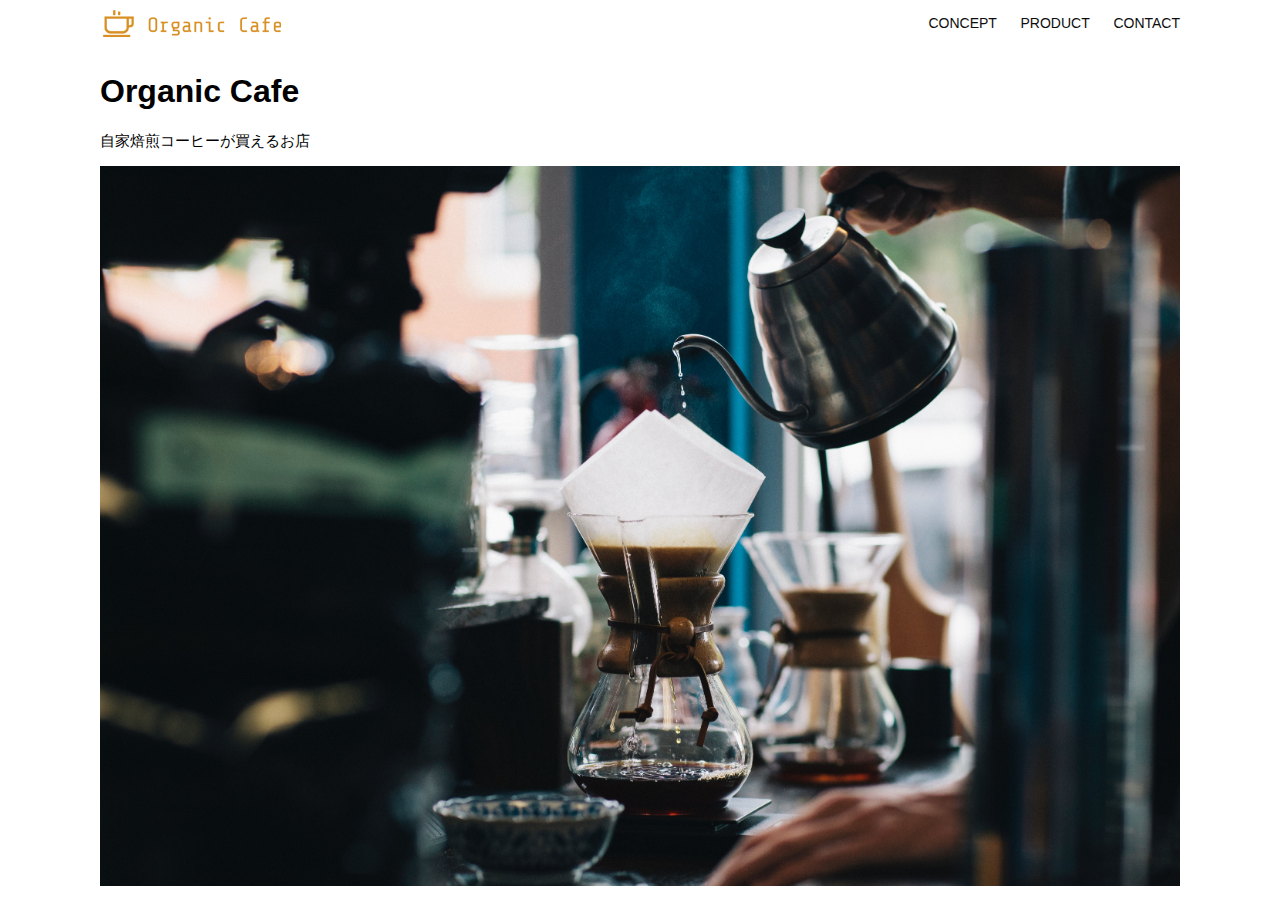
<file: kadai_013/index.html>
<!DOCTYPE html>
<html>
  <head>
    <title>Organic Cafe</title>
    <meta charset="UTF-8" />
    <meta
      name="description"
      content="自家焙煎のコーヒーがお家で楽しめるOrganic Cafe"
    />
    <meta name="viewport" content="width=device-width, initial-scale=1.0" />
    <link rel="stylesheet" href="style.css" />
  </head>
  <body>
    <!-- ヘッダー -->
    <header>
      <!-- ロゴ -->
      <a href="index.html" id="logo"
        ><img src="images/logo.png" alt="トップページに戻る"
      /></a>

      <!-- PC用ナビゲーション -->
      <nav id="nav-pc">
        <a href="index.html#concept">CONCEPT</a>
        <a href="index.html#product">PRODUCT</a>
        <a href="index.html#contact">CONTACT</a>
      </nav>

      <!-- スマホ用メニューボタン -->
      <img id="menu-sp" src="images/button-menu.png" alt="ナビゲーションを開く" onclick="document.getElementById('nav-sp').style.display = 'block'">

      <!-- スマホ用ナビゲーション -->
      <nav id="nav-sp">
        <img id="close" src="images/button-close.png" alt="ナビゲーションを閉じる" onclick="document.getElementById('nav-sp').style.display = 'none'">
        <a id="logo-sp" href="index.html" onclick="document.getElementById('nav-sp').style.display = 'none'"><img src="images/logo-sp.png" alt="トップページに戻る"></a>
        <a class="menu" href="index.html#concept" onclick="document.getElementById('nav-sp').style.display = 'none'">CONCEPT</a>
        <a class="menu" href="index.html#product" onclick="document.getElementById('nav-sp').style.display = 'none'">PRODUCT</a>
        <a class="menu" href="index.html#contact" onclick="document.getElementById('nav-sp').style.display = 'none'">CONTACT</a>
      </nav>
    </header>
    <main>
      <article>
        <!-- メインビジュアル -->
        <section id="main-visual">
          <div id="main-message">
            <h1>Organic Cafe</h1>
            <p>自家焙煎コーヒーが買えるお店</p>
          </div>
          <img
            src="images/main-image.jpg"
            alt="コーヒーをハンドドリップで淹れる画像"
          />
        </section>
      </article>
    </main>
  </body>
</html>
</file>
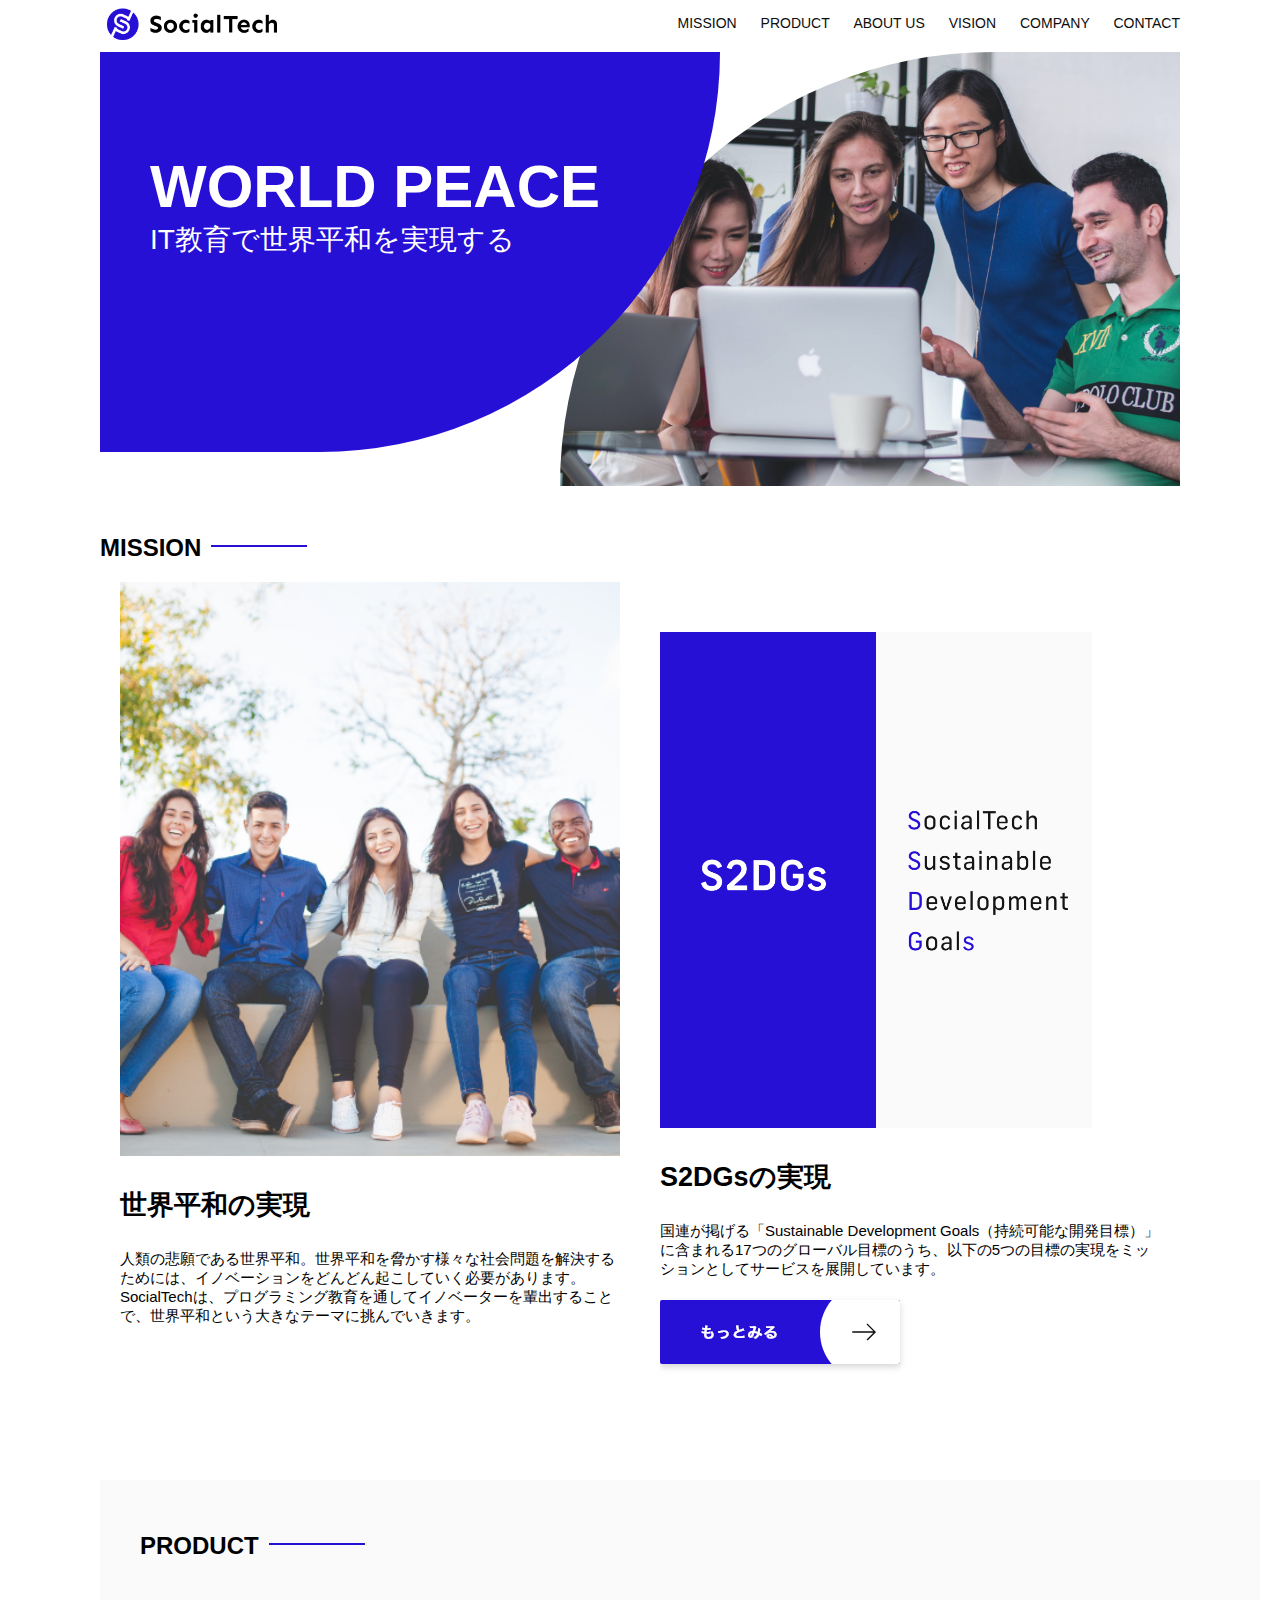
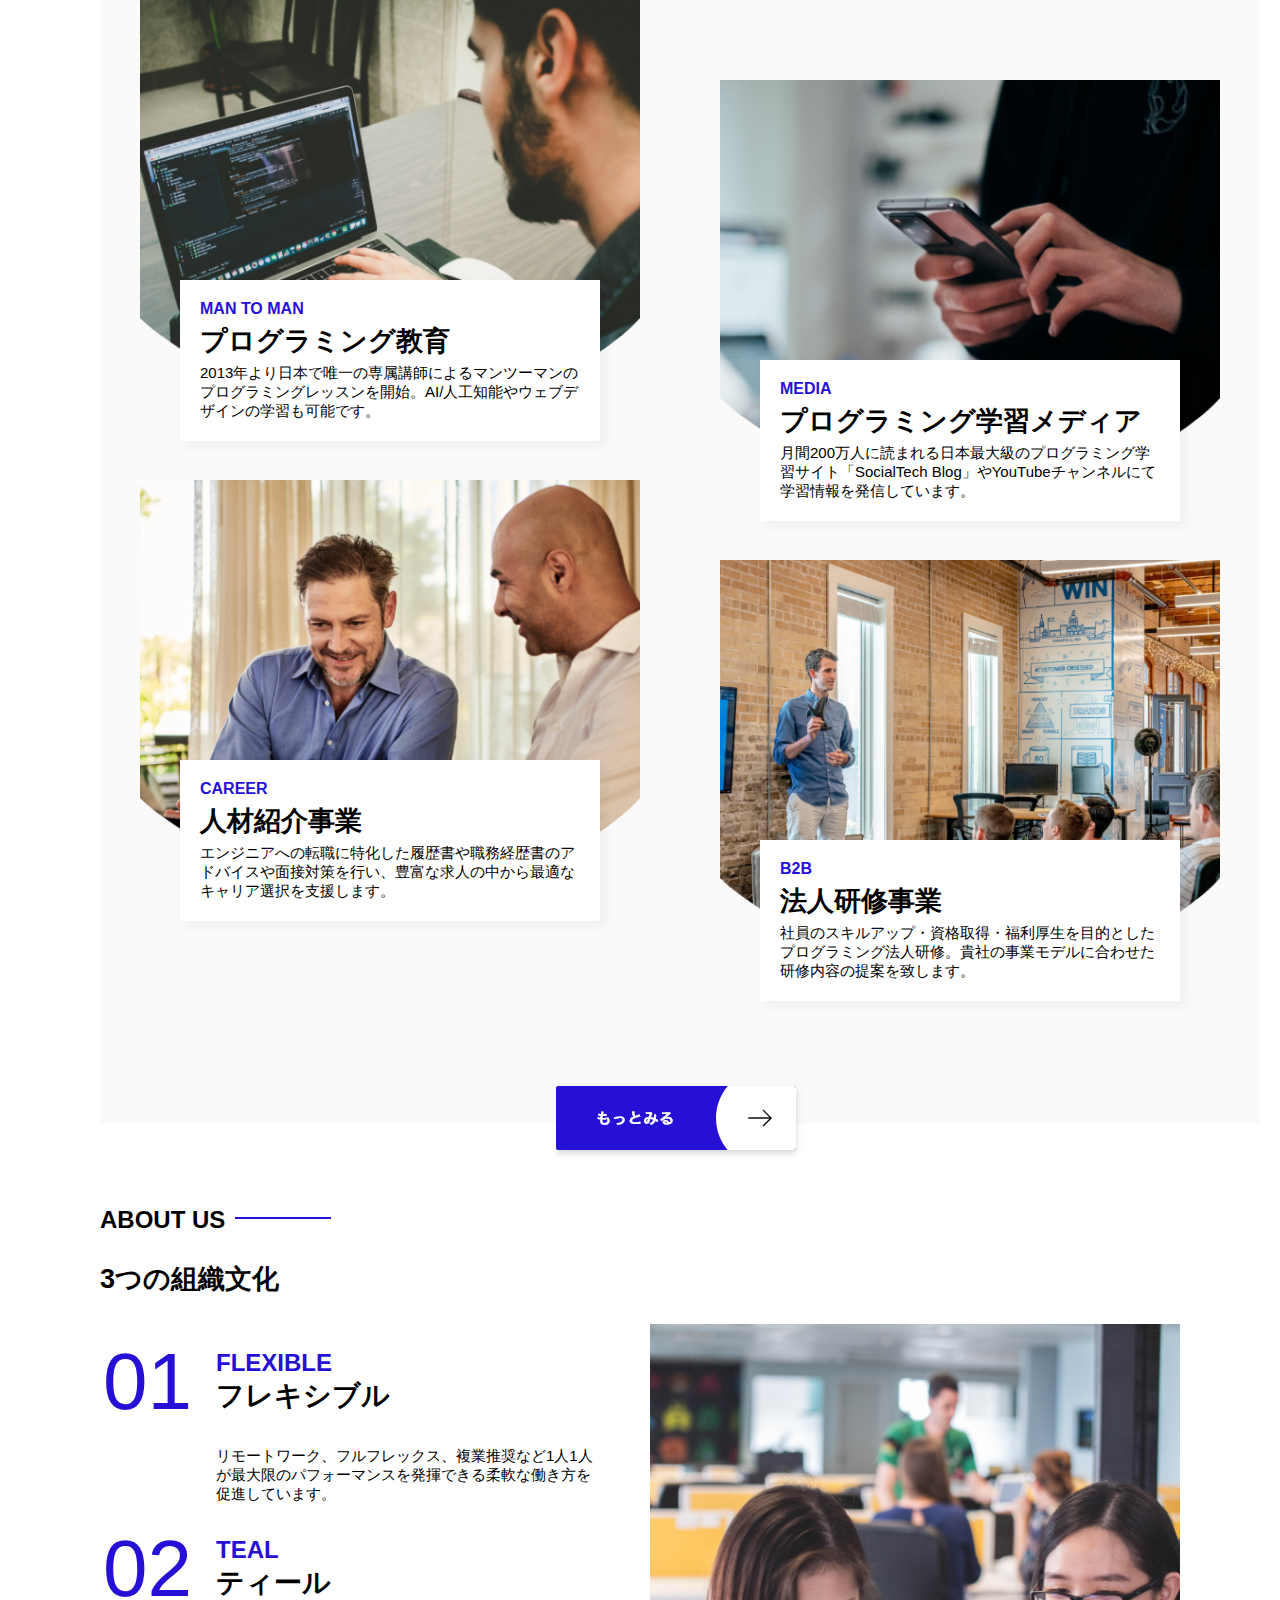
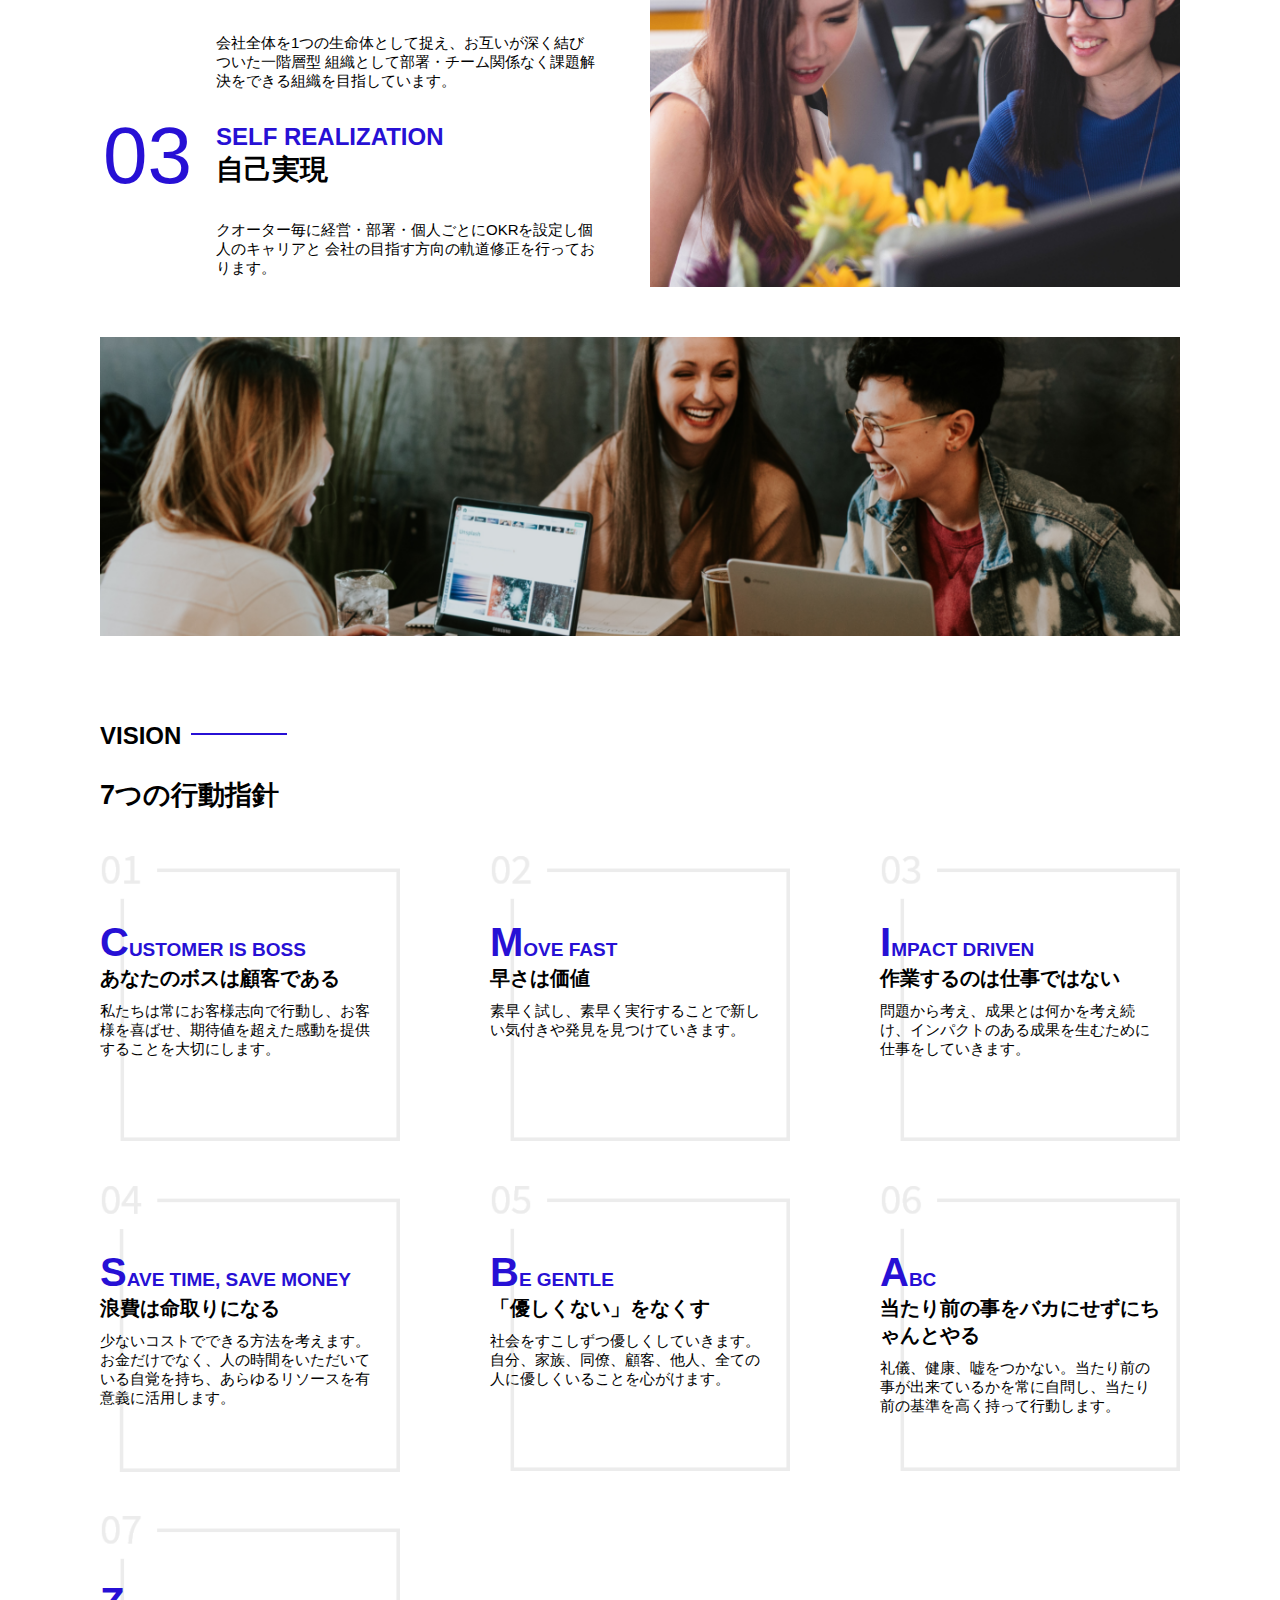
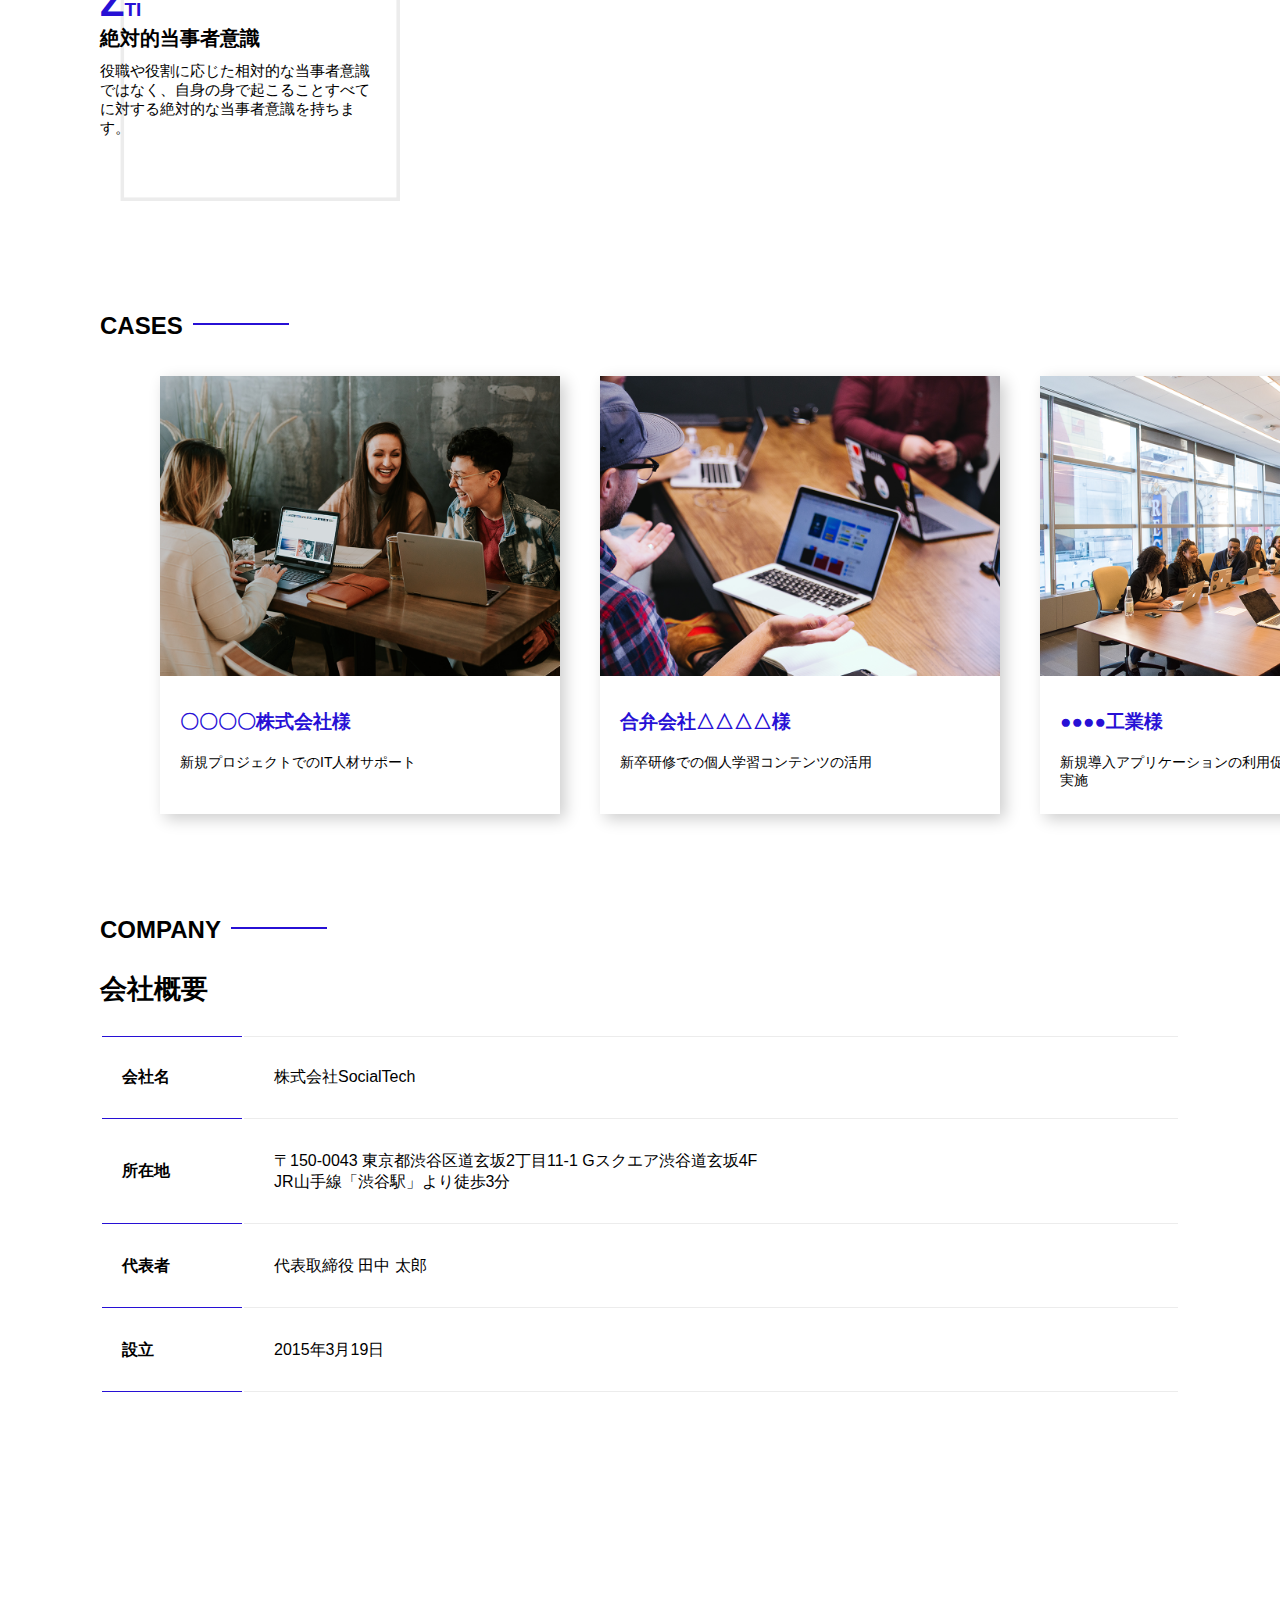
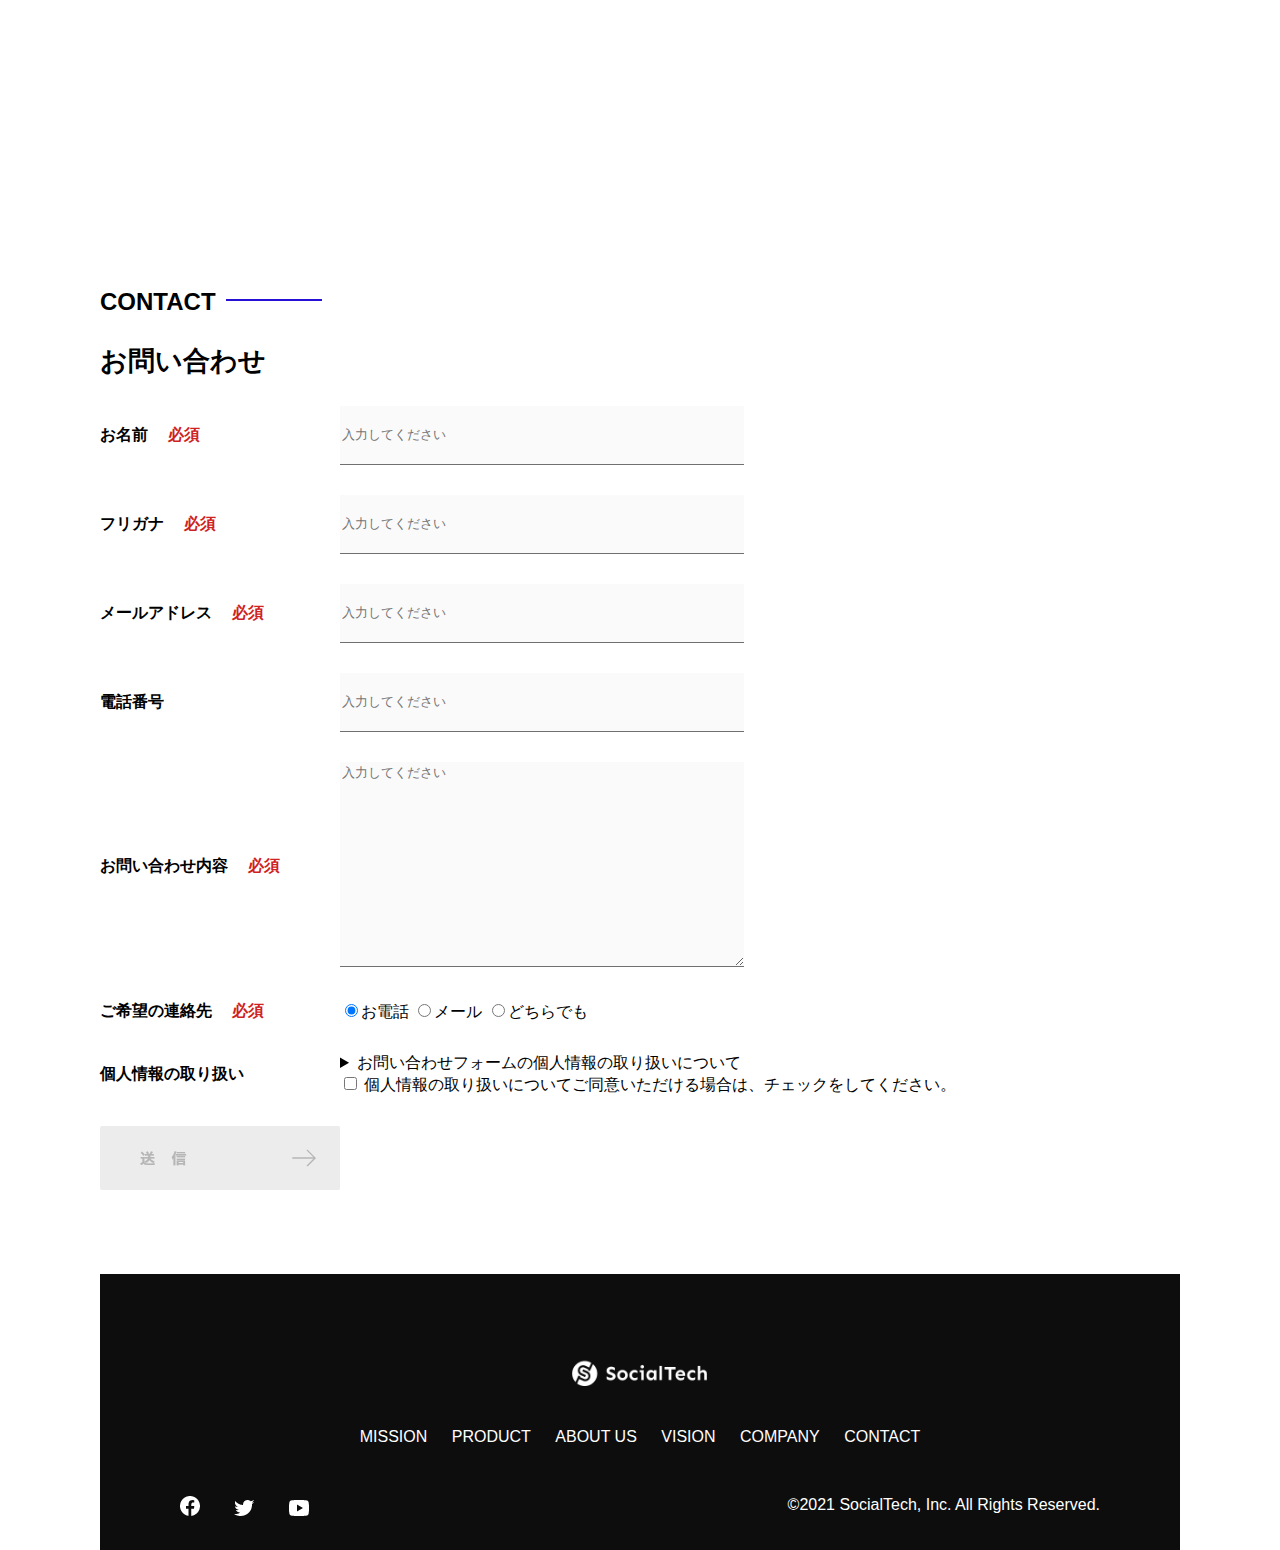
<file: socialtech-kadai_012/index.html>
<!DOCTYPE html>
<html>
  <head>
    <title>SocialTech</title>
    <meta charset="UTF-8" />
    <meta
      name="description"
      content="SocialTechはEdTech業界のリーディングカンパニーを目指します。"
    />
    <meta name="viewport" content="width=device-width, initial-scale=1.0" />
    <link rel="stylesheet" href="style.css" />
  </head>
  <body>
    <!-- ヘッダー -->
    <header>
      <!-- ロゴ -->
      <a href="index.html" id="logo"
        ><img src="images/logo.png" alt="トップページに戻る"
      /></a>

      <!-- PC用ナビゲーション -->
      <nav id="nav-pc">
        <a href="mission.html">MISSION</a>
        <a href="product.html">PRODUCT</a>
        <a href="index.html#aboutus">ABOUT US</a>
        <a href="index.html#vision">VISION</a>
        <a href="index.html#company">COMPANY</a>
        <a href="index.html#contact">CONTACT</a>
      </nav>
    </header>
    <main>
      <article>
        <!-- メインビジュアル -->
        <section id="main-visual">
          <div id="main-message">
            <h1>WORLD PEACE</h1>
            <p>IT教育で世界平和を実現する</p>
          </div>
          <img
            src="images/index/index-main.png"
            alt="PCの周りに集まる多国籍の仲間たち"
          />
        </section>
        <!--ミッション-->
        <section id="mission">
          <h2 class="index-h2">MISSION</h2>
          <div id="mission-flex">
            <div>
              <img
                id="mission-photo"
                src="images/index/index-mission.png"
                alt="屋外のベンチで写真を撮影する多国籍の仲間たち"
              />
              <h3>世界平和の実現</h3>
              <p>
                人類の悲願である世界平和。世界平和を脅かす様々な社会問題を解決するためには、イノベーションをどんどん起こしていく必要があります。SocialTechは、プログラミング教育を通してイノベーターを輩出することで、世界平和という大きなテーマに挑んでいきます。
              </p>
            </div>
            <div>
              <img id="s2dgs" src="images/index/s2dgs.png" alt="S2DGs" />
              <h3>S2DGsの実現</h3>
              <p>
                国連が掲げる「Sustainable Development
                Goals（持続可能な開発目標）」に含まれる17つのグローバル目標のうち、以下の5つの目標の実現をミッションとしてサービスを展開しています。
              </p>
              <a href="mission.html">
                <img src="images/button-more.png" alt="もっとみる" />
              </a>
            </div>
          </div>
        </section>
        <!-- プロダクト -->
        <section id="product">
          <h2 class="index-h2">PRODUCT</h2>
          <div>
            <div id="product-left">
              <div>
                <img
                  class="product-photo"
                  src="images/index/index-mantoman.png"
                  alt="PCでコードを書く男性"
                />
                <div class="product-explain">
                  <span>MAN TO MAN</span>
                  <h3>プログラミング教育</h3>
                  <p>
                    2013年より日本で唯一の専属講師によるマンツーマンのプログラミングレッスンを開始。AI/人工知能やウェブデザインの学習も可能です。
                  </p>
                </div>
              </div>
              <div>
                <img
                  class="product-photo"
                  src="images/index/index-career.png"
                  alt="笑顔で話し合う2人の男性"
                />
                <div class="product-explain">
                  <span>CAREER</span>
                  <h3>人材紹介事業</h3>
                  <p>
                    エンジニアへの転職に特化した履歴書や職務経歴書のアドバイスや面接対策を行い、豊富な求人の中から最適なキャリア選択を支援します。
                  </p>
                </div>
              </div>
            </div>
            <div id="product-right">
              <div>
                <img
                  class="product-photo"
                  src="images/index/index-media.png"
                  alt="スマートフォンを操作する人"
                />
                <div class="product-explain">
                  <span>MEDIA</span>
                  <h3>プログラミング学習メディア</h3>
                  <p>
                    月間200万人に読まれる日本最大級のプログラミング学習サイト「SocialTech
                    Blog」やYouTubeチャンネルにて学習情報を発信しています。
                  </p>
                </div>
              </div>
              <div>
                <img
                  class="product-photo"
                  src="images/index/index-b2b.png"
                  alt="講演中の男性とそれを聴く人々"
                />
                <div class="product-explain">
                  <span>B2B</span>
                  <h3>法人研修事業</h3>
                  <p>
                    社員のスキルアップ・資格取得・福利厚生を目的としたプログラミング法人研修。貴社の事業モデルに合わせた研修内容の提案を致します。
                  </p>
                </div>
              </div>
            </div>
          </div>
          <div>
            <a id="product-more" href="product.html">
              <img src="images/button-more.png" alt="もっとみる" />
            </a>
          </div>
        </section>
        <!---ABOUT US-->
        <section id="aboutus">
          <h2 class="index-h2">ABOUT US</h2>
          <h3>3つの組織文化</h3>
          <div>
            <table class="culture-table">
              <tr>
                <td>
                  <span class="culture-num">01</span>
                </td>
                <td>
                  <span class="culture-en">FLEXIBLE</span>
                  <span class="culture-jp">フレキシブル</span>
                </td>
              </tr>
              <tr>
                <td>
                  <!--空のセル-->
                </td>
                <td>
                  <p class="culture-description">
                    リモートワーク、フルフレックス、複業推奨など1人1人が最大限のパフォーマンスを発揮できる柔軟な働き方を促進しています。
                  </p>
                </td>
              </tr>
              <tr>
                <td>
                  <span class="culture-num">02</span>
                </td>
                <td>
                  <span class="culture-en">TEAL</span>
                  <span class="culture-jp">ティール</span>
                </td>
              </tr>
              <tr>
                <td>
                  <!--空のセル-->
                </td>
                <td>
                  <p class="culture-description">
                    会社全体を1つの生命体として捉え、お互いが深く結びついた一階層型
                    組織として部署・チーム関係なく課題解決をできる組織を目指しています。
                  </p>
                </td>
              </tr>
              <tr>
                <td>
                  <span class="culture-num">03</span>
                </td>
                <td>
                  <span class="culture-en">SELF REALIZATION</span>
                  <span class="culture-jp">自己実現</span>
                </td>
              </tr>
              <tr>
                <td>
                  <!--空のセル-->
                </td>
                <td>
                  <p class="culture-description">
                    クオーター毎に経営・部署・個人ごとにOKRを設定し個人のキャリアと
                    会社の目指す方向の軌道修正を行っております。
                  </p>
                </td>
              </tr>
            </table>
            <img
              class="culture-img"
              src="images/index/index-aboutus1.png"
              alt="笑顔で話し合う2人の女性"
            />
          </div>
          <img
            class="culture-img2"
            src="images/index/index-aboutus2.png"
            alt="笑顔で話し合う3人の男女"
          />
        </section>
        <!-- VISION -->
        <section id="vision">
          <h2 class="index-h2">VISION</h2>
          <h3>7つの行動指針</h3>
          <div>
            <div class="vision-box">
              <img src="images/index/vision-01.png" alt="01" />
              <span>
                <h4>CUSTOMER IS BOSS</h4>
                <h5>あなたのボスは顧客である</h5>
                <p>
                  私たちは常にお客様志向で行動し、お客様を喜ばせ、期待値を超えた感動を提供することを大切にします。
                </p>
              </span>
            </div>
            <div class="vision-box">
              <img src="images/index/vision-02.png" alt="02" />
              <span>
                <h4>MOVE FAST</h4>
                <h5>早さは価値</h5>
                <p>
                  素早く試し、素早く実行することで新しい気付きや発見を見つけていきます。
                </p>
              </span>
            </div>
            <div class="vision-box">
              <img src="images/index/vision-03.png" alt="03" />
              <span>
                <h4>IMPACT DRIVEN</h4>
                <h5>作業するのは仕事ではない</h5>
                <p>
                  問題から考え、成果とは何かを考え続け、インパクトのある成果を生むために仕事をしていきます。
                </p>
              </span>
            </div>
            <div class="vision-box">
              <img src="images/index/vision-04.png" alt="04" />
              <span>
                <h4>SAVE TIME, SAVE MONEY</h4>
                <h5>浪費は命取りになる</h5>
                <p>
                  少ないコストでできる方法を考えます。お金だけでなく、人の時間をいただいている自覚を持ち、あらゆるリソースを有意義に活用します。
                </p>
              </span>
            </div>
            <div class="vision-box">
              <img src="images/index/vision-05.png" alt="05" />
              <span>
                <h4>BE GENTLE</h4>
                <h5>「優しくない」をなくす</h5>
                <p>
                  社会をすこしずつ優しくしていきます。自分、家族、同僚、顧客、他人、全ての人に優しくいることを心がけます。
                </p>
              </span>
            </div>
            <div class="vision-box">
              <img src="images/index/vision-06.png" alt="06" />
              <span>
                <h4>ABC</h4>
                <h5>当たり前の事をバカにせずにちゃんとやる</h5>
                <p>
                  礼儀、健康、嘘をつかない。当たり前の事が出来ているかを常に自問し、当たり前の基準を高く持って行動します。
                </p>
              </span>
            </div>
            <div class="vision-box">
              <img src="images/index/vision-07.png" alt="07" />
              <span>
                <h4>ZTI</h4>
                <h5>絶対的当事者意識</h5>
                <p>
                  役職や役割に応じた相対的な当事者意識ではなく、自身の身で起こることすべてに対する絶対的な当事者意識を持ちます。
                </p>
              </span>
            </div>
          </div>
        </section>
        <!-- CASES -->
        <section id="cases">
          <h2 class="index-h2">CASES</h2>
          <ul>
            <li class="case-card">
              <img class="case-img" src="images/index/case-1.png" alt="仲良く語り合う3人">
              <div class="case-info">
                <h3 class="case-name">〇〇〇〇株式会社様</h3>
                <p class="case-content">新規プロジェクトでのIT人材サポート</p>
              </div>
            </li>
            <li class="case-card">
              <img class="case-img" src="images/index/case-2.png" alt="PCでコンテンツを見る">
              <div class="case-info">
                <h3 class="case-name">合弁会社△△△△様</h3>
                <p class="case-content">新卒研修での個人学習コンテンツの活用</p>
              </div>
            </li>
            <li class="case-card">
              <img class="case-img" src="images/index/case-3.png" alt="社内研修中の会議室">
              <div class="case-info">
                <h3 class="case-name">●●●●工業様</h3>
                <p class="case-content">新規導入アプリケーションの利用促進、定期社内研修の実施</p>
              </div>
            </li>
          </ul>
        </section>
        <!-- COMPANY -->
        <section id="company">
          <h2 class="index-h2">COMPANY</h2>
          <h3>会社概要</h3>
          <table id="company-table">
            <tr>
              <th class="tableheader-first">会社名</th>
              <td class="cell-first">株式会社SocialTech</td>
            </tr>
            <tr>
              <th class="tableheader">所在地</th>
              <td class="cell">
                〒150-0043 東京都渋谷区道玄坂2丁目11-1 Gスクエア渋谷道玄坂4F<br />JR山手線「渋谷駅」より徒歩3分
              </td>
            </tr>
            <tr>
              <th class="tableheader">代表者</th>
              <td class="cell">代表取締役 田中 太郎</td>
            </tr>
            <tr>
              <th class="tableheader">設立</th>
              <td class="cell">2015年3月19日</td>
            </tr>
          </table>
          <iframe
            src="https://www.google.com/maps/embed?pb=!1m18!1m12!1m3!1d3241.7759544892483!2d139.69399665123464!3d35.65789123876098!2m3!1f0!2f0!3f0!3m2!1i1024!2i768!4f13.1!3m3!1m2!1s0x60188caa0042e8d1%3A0xba130bea826a7aa2!2z44CSMTUwLTAwNDMg5p2x5Lqs6YO95riL6LC35Yy66YGT546E5Z2C77yS5LiB55uu77yR77yR4oiS77yR!5e0!3m2!1sja!2sjp!4v1636872991912!5m2!1sja!2sjp"
            style="border: 0"
            allowfullscreen=""
            loading="lazy"
          >
          </iframe>
        </section>
        <!-- お問い合わせフォーム -->
        <section id="contact">
          <h2 class="index-h2">CONTACT</h2>
          <h3>お問い合わせ</h3>
          <form>
            <div>
              <div class="contact-heading">
                <label class="contact-label"
                  >お名前<span class="contact-span">必須</span></label
                >
              </div>
              <div class="contact-form">
                <input
                  type="text"
                  name="name"
                  placeholder="入力してください"
                  class="contact-textbox"
                />
              </div>
            </div>
            <div>
              <div class="contact-heading">
                <label class="contact-label"
                  >フリガナ<span class="contact-span">必須</span></label
                >
              </div>
              <div>
                <input
                  type="text"
                  name="hurigana"
                  placeholder="入力してください"
                  class="contact-textbox"
                />
              </div>
            </div>
            <div>
              <div class="contact-heading">
                <label class="contact-label"
                  >メールアドレス<span class="contact-span">必須</span></label
                >
              </div>
              <div>
                <input
                  type="text"
                  name="email"
                  placeholder="入力してください"
                  class="contact-textbox"
                />
              </div>
            </div>
            <div>
              <div class="contact-heading">
                <label class="contact-label">電話番号</label>
              </div>
              <div>
                <input
                  type="text"
                  name="tel"
                  placeholder="入力してください"
                  class="contact-textbox"
                />
              </div>
            </div>
            <div>
              <div class="contact-heading">
                <label class="contact-label"
                  >お問い合わせ内容<span class="contact-span">必須</span></label
                >
              </div>
              <div>
                <textarea
                  class="contact-textarea"
                  placeholder="入力してください"
                  name="message"
                ></textarea>
              </div>
            </div>
            <div>
              <div class="contact-heading">
                <label class="contact-label"
                  >ご希望の連絡先<span class="contact-span">必須</span></label
                >
              </div>
              <div>
                <input
                  class="radiobutton"
                  type="radio"
                  value="tel"
                  name="contact"
                  checked
                /><label>お電話</label>
                <input
                  class="radiobutton"
                  type="radio"
                  value="mail"
                  name="contact"
                /><label>メール</label>
                <input
                  class="radiobutton"
                  type="radio"
                  value="both"
                  name="contact"
                /><label>どちらでも</label>
              </div>
            </div>
            <div>
              <div class="contact-heading">
                <label class="contact-label">個人情報の取り扱い</label>
              </div>
              <div>
                <details>
                  <summary>
                    お問い合わせフォームの個人情報の取り扱いについて
                  </summary>
                  <div>
                    <span>１．組織の名称又は氏名</span><br />
                    株式会社SocialTech<br /><br />
                    <span
                      >２．個人情報保護管理者（若しくはその代理人）の氏名又は職名、所属及び連絡先
                      鈴木 一郎 コーポレート部</span
                    ><br />
                    メールアドレス：support@socialtech.net<br />
                    TEL：03-xxxx-xxxx<br />
                    <span>３．個人情報の利用目的</span><br />
                    ・本サービス及び本サービスに関連する情報の提供又はそれらに関する連絡のため<br />
                    ・ユーザーの本人確認のため<br />
                    ・当社サービスのご案内のため<br />
                    ・当社の商品等の広告または宣伝（電子メールによるものを含むものとします。）<br /><br />
                    <span>４．個人情報の取り扱い業務の委託</span><br />
                    個人情報の取扱業務の全部または一部を外部に業務委託する場合があります。<br />
                    その際、弊社は、個人情報を適切に保護できる管理体制を敷き実行していることを条件として<br />
                    委託先を厳選したうえで、機密保持契約を委託先と締結し、お客様の個人情報を厳密に管理させます。<br /><br />
                    <span>５．個人情報の開示等の請求</span><br />
                    お客様は、弊社に対してご自身の個人情報の開示等（利用目的の通知、開示、内容の訂正・追加・削除、利用の停止または消去、第三者への提供の停止）に関して、当社問合わせ窓口に申し出ることができます。<br />
                    その際、弊社はお客様ご本人を確認させていただいたうえで、合理的な期間内に対応いたします。<br /><br />
                    なお、個人情報に関する弊社問合わせ先は、次の通りです。<br /><br />
                    株式会社SocialTech　個人情報問合せ窓口<br />
                    〒150-0043　東京都渋谷区道玄坂2丁目11-1 Ｇスクエア渋谷道玄坂
                    4F<br />
                    メールアドレス：support@socialtech.net　TEL：03-xxxx-xxxx<br /><br />
                    <span>６．個人情報を提供されることの任意性について</span
                    ><br /><br />
                    お客様がご自身の個人情報を弊社に提供されるか否かは、お客様のご判断によりますが、もしご提供されない場合には、適切なサービスが提供できない場合がありますので予めご了承ください。
                  </div>
                </details>
                <input type="checkbox" name="agree" />
                <span
                  >個人情報の取り扱いについてご同意いただける場合は、チェックをしてください。</span
                >
              </div>
            </div>
            <input
              type="image"
              value="Submit"
              src="images/button-submit.png"
              alt="送信する"
            />
          </form>
        </section>
      </article>
      <footer>
        <div id="footer-logo">
          <img src="images/logo-sp.png" alt="SocialTech" />
        </div>
        <div id="footer-link">
          <a href="mission.html">MISSION</a>
          <a href="product.html">PRODUCT</a>
          <a href="index.html#aboutus">ABOUT US</a>
          <a href="index.html#vision">VISION</a>
          <a href="index.html#company">COMPANY</a>
          <a href="index.html#contact">CONTACT</a>
        </div>
        <div id="sns-footer">
          <a href="https://www.facebook.com/sejuku2013"
            ><img src="images/button-facebook.png" alt="Facebookのリンク"
          /></a>
          <a href="https://twitter.com/samuraijuku"
            ><img src="images/button-twitter.png" alt="Twitterのリンク"
          /></a>
          <a href="https://www.youtube.com/channel/UCCFOQO5aDK0xXam4cUQXT8g"
            ><img src="images/button-youtube.png" alt="YouTubeのリンク"
          /></a>
          <span id="copyright"
            >&copy;2021 SocialTech, Inc. All Rights Reserved.
          </span>
        </div>
      </footer>
    </main>
  </body>
</html>
</file>
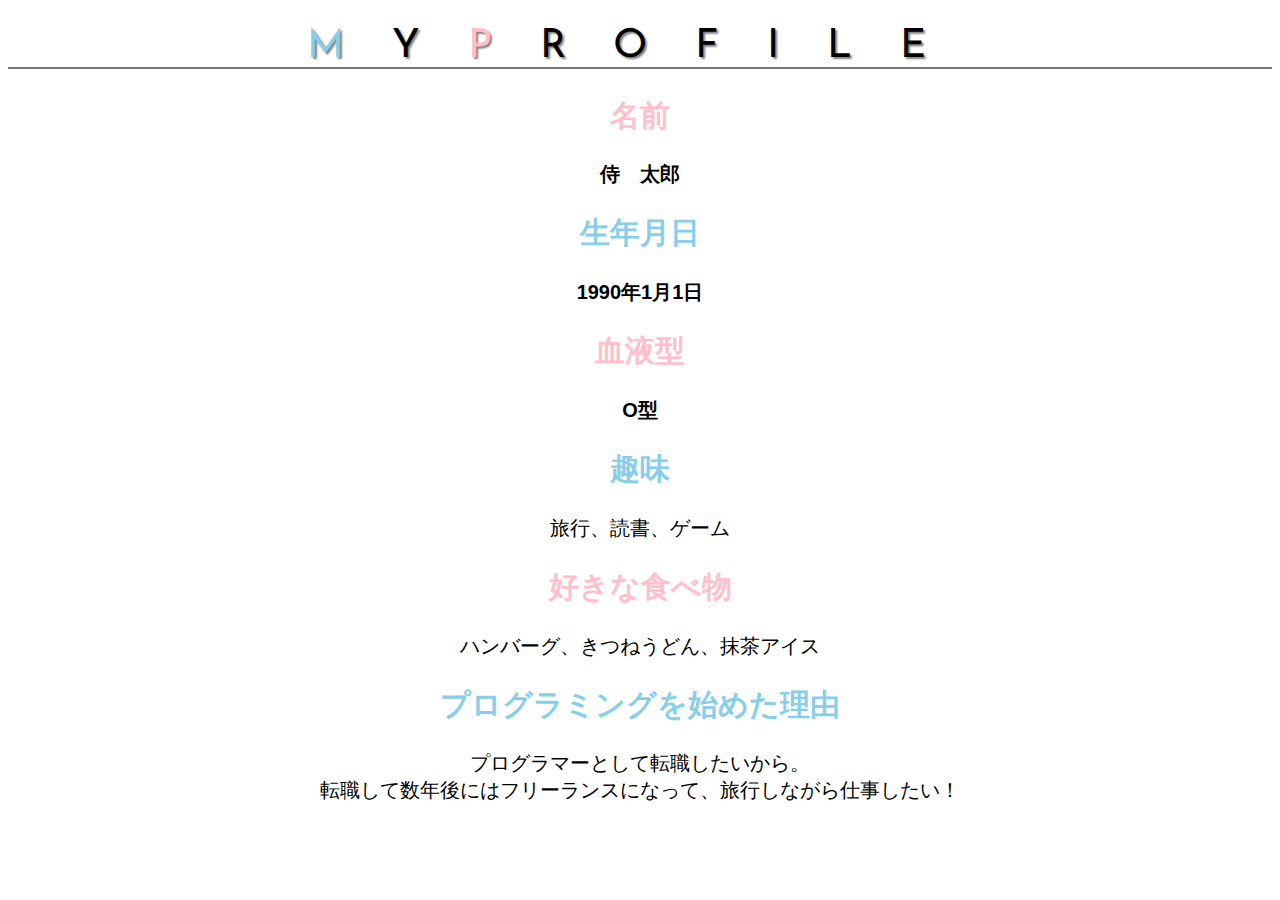
<file: kadai_014/kadai_014.html>
<!DOCTYPE html>
<html lang="ja">
  <head>
    <meta charset="UTF-8">
    <meta name="description" content="このページは14章の課題です。">
    <title14章課題></title>
    <link rel="stylesheet" href="style.css">
    <!-- ここでGoogle Fontを読み込む -->
    <link rel="preconnect" href="https://fonts.googleapis.com">
    <link rel="preconnect" href="https://fonts.gstatic.com" crossorigin>
    <link href="https://fonts.googleapis.com/css2?family=Josefin+Sans&display=swap" rel="stylesheet">
  <body>
    <h1>
      <span class="skybluetext">M</span>Y<span class="pinktext">P</span>ROFILE</h1>
    <div id="basic">
      <h2>
        <span class="pinktext">
          名前
        </span>
      </h2>
      <p>侍　太郎</p>
      <h2>
        <span class="skybluetext">
          生年月日
        </span>
      </h2>
      <p>1990年1月1日</p>
      <h2>
        <span class="pinktext">
          血液型
        </span>
      </h2>
      <p>O型</p>
    </div>
    <h2>
      <span class="skybluetext">
        趣味
      </span>
    </h2>
    <p>旅行、読書、ゲーム</p>
    <h2>
      <span class="pinktext">
        好きな食べ物
      </span>
    </h2>
    <p>ハンバーグ、きつねうどん、抹茶アイス</p>
    <h2>
      <span class="skybluetext">
        プログラミングを始めた理由
      </span>
    </h2>
    <p>
        プログラマーとして転職したいから。<br>
        転職して数年後にはフリーランスになって、旅行しながら仕事したい！
    </p>
  </body>
</html>
</file>
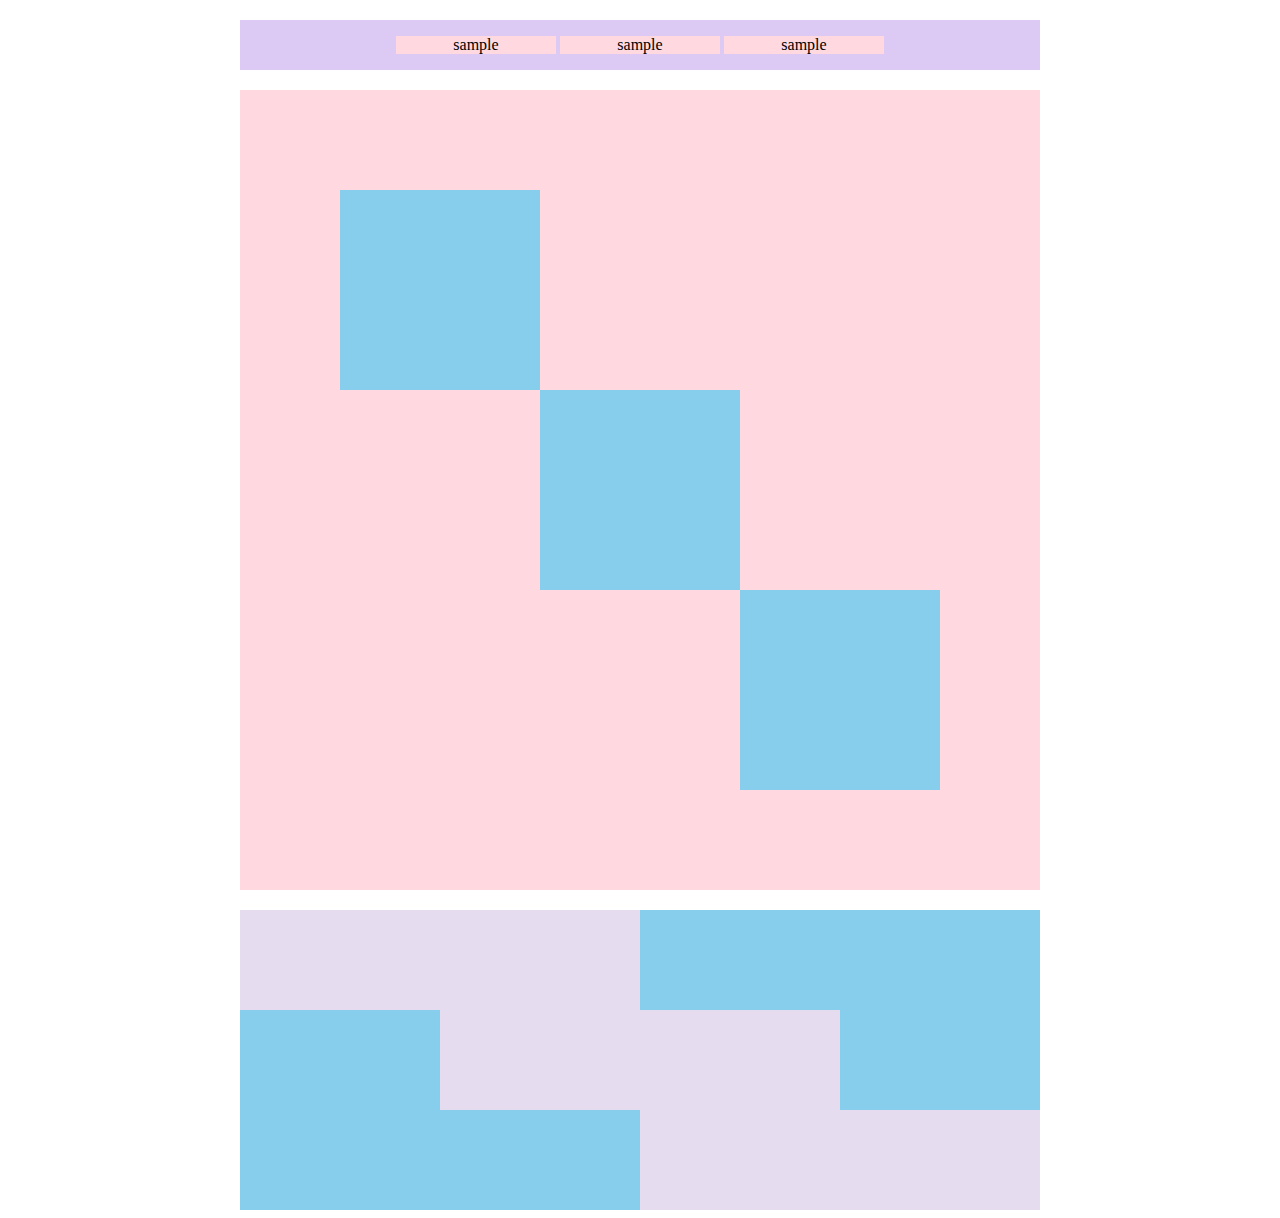
<file: kadai_018/kadai_018.html>
<!DOCTYPE html>
<html lang="ja">
<head>
  <meta charset="UTF-8">
  <meta name="viewport" content="width=device-width, initial-scale=1.0">
  <meta name="description" content="このページは18章の課題です。">
  <link rel="stylesheet" href="style.css">
  <title>18章課題</title>
</head>
<body>
  <div id="top">
    <p class="top-child">sample</p>
    <p class="top-child">sample</p>
    <p class="top-child">sample</p>
  </div>
  <div id="middle">
    <div id="middle-child01"></div>
    <div id="middle-child02"></div>
    <div id="middle-child03"></div>
  </div>
  <div id="bottom">
    <div id="bottom-child01"></div>
    <div id="bottom-child02"></div>
    <div id="bottom-child03"></div>
  </div>
</body>
</html>
</file>
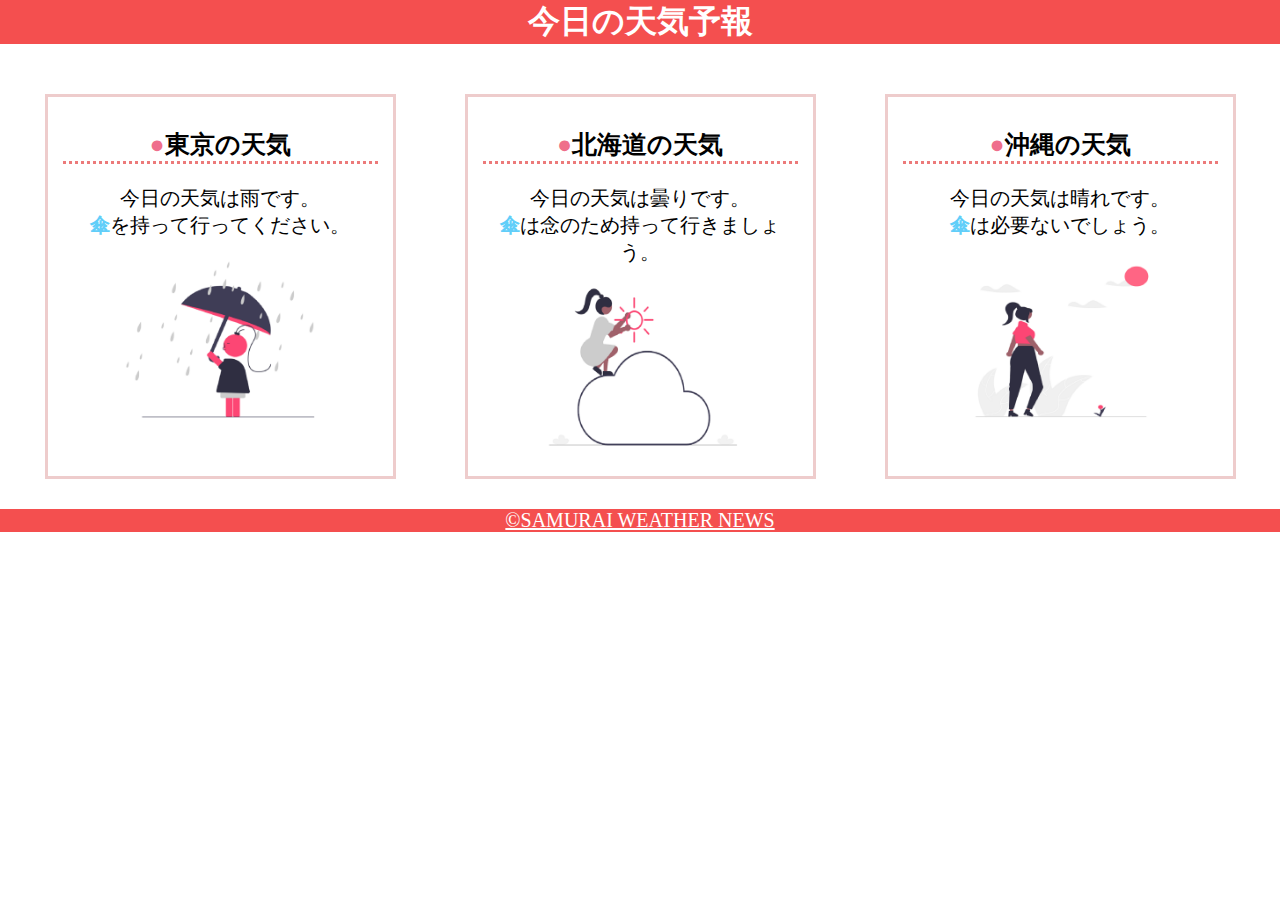
<file: kadai_022/kadai_022.html>
<!DOCTYPE html>
<html lang="ja">
<head>
  <meta charset="UTF-8">
  <meta name="description" content="このページは22章の課題です。">
  <link rel="stylesheet" href="style.css">
  <meta name="viewport" content="width=device-width,initial-scale=0">
  <title>22章課題</title>
</head>
<body>
  <header>
    <h1>今日の天気予報</h1>
  </header>
  <main>
    <div id="parent">
      <div class="contents">
        <h2>東京の天気</h2>
        <p>今日の天気は雨です。</p>
        <p>傘を持って行ってください。</p>
        <img src="images/rainy.png" alt="写真">
      </div>
      <div class="contents">
        <h2>北海道の天気</h2>
        <p>今日の天気は曇りです。</p>
        <p>傘は念のため持って行きましょう。</p>
        <img src="images/cloudy.png" alt="写真">
      </div>
      <div class="contents">
        <h2>沖縄の天気</h2>
        <p>今日の天気は晴れです。</p>
        <p>傘は必要ないでしょう。</p>
        <img src="images/sunny.png" alt="写真">
      </div>
    </div>
  </main>
  <footer>
    <a href="https://www.sejuku.net/corp/">&copy;SAMURAI WEATHER NEWS</a>
  </footer>
</body>
</html>
</file>
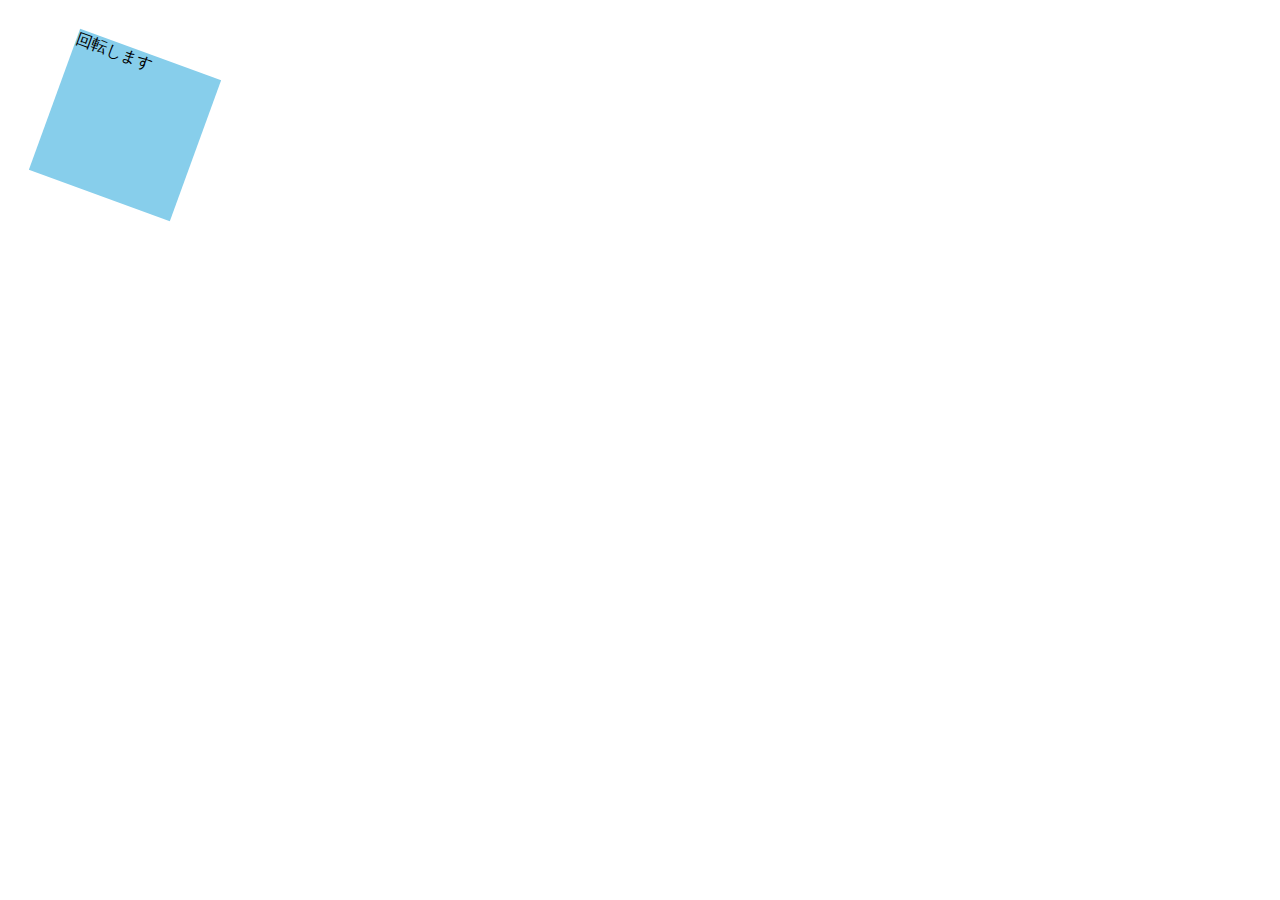
<file: kadai_mdn_css/mdn.html>
<!DOCTYPE html>
<html>

<head>
    <style>
        div {
            position: absolute;
            left: 50px;
            top: 50px;
            width: 150px;
            height: 150px;
            background-color: skyblue;
            transform:rotate(20deg);
        }
    </style>
</head>

<body>
    <div>
        回転します
    </div>

</body>

</html>
</file>
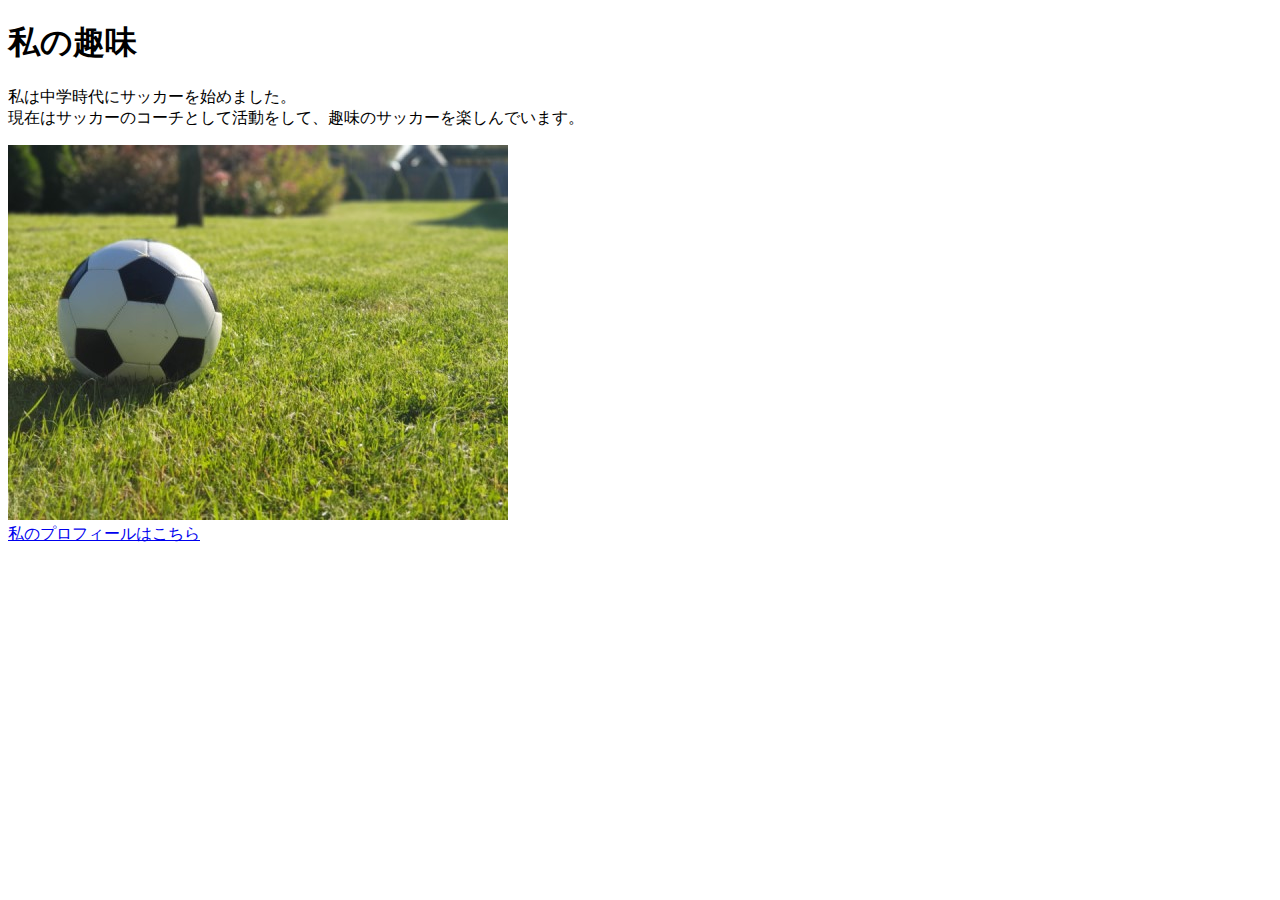
<file: kadai_005/html/kadai_005.html>
<!DOCTYPE html>
<html>
  <head>
    <title>5章課題</title>
    <meta name="description" content="このページは5章の課題です。">
    <meta charset="UTF-8">
  </head>
  <body>
    <h1>私の趣味</h1>

    <p>
    私は中学時代にサッカーを始めました。<br>
    現在はサッカーのコーチとして活動をして、趣味のサッカーを楽しんでいます。
    </p>
    <img src="../images/sample.jpg" alt="写真"><br>
    <a href="https://twitter.com/samuraijuku">私のプロフィールはこちら</a>
  </body>
</html>
</file>
<file: kadai_013/style.css>
/* PC、スマホ共通スタイル */
body {
  font-family: "Source Sans Pro", "Hiragino Kaku Gothic ProN", Meiryo, Arial,
    sans-serif;
}

p {
  font-size: 15px;
}

#main-visual>img {
  width: 100%;
}

/*================
PC用のスタイル 
=================*/
@media screen and (min-width: 768px) {
  /* 横幅設定 */
  body {
    max-width: 1080px;
    min-width: 960px;
    margin: 0 auto 0 auto;
  }

  /* ヘッダー */
  header {
    display: flex;
    justify-content: space-between;
  }

  /* ナビゲーションのレイアウト */
  #nav-pc {
    text-align: right;
    font-size: 14px;
    padding-top: 15px;
  }

  /* ナビゲーションのリンクの装飾設定 */
  #nav-pc>a {
    text-decoration: none;
    margin-left: 20px;
  }

  #nav-pc>a:link {
    color: #0d0d0d;
  }

  #nav-pc>a:visited {
    color: #0d0d0d;
  }

  #nav-pc>a:hover {
    color: #0d0d0d;
    text-decoration: underline;
  }

  #nav-pc>a:active {
    color: #0d0d0d;
  }

  #menu-sp{
    display:none;
  }

  #nav-sp{
    display:none;
  }
}


/*======================
スマートフォン用のスタイル 
======================*/
@media screen and (max-width:767px){
  body{
    min-width:375px;
    margin:0;
  }

  #nav-pc{
    display:none;
  }

  #menu-sp{
    float:right;
    padding:0;
  }

  #nav-sp{
    background-color: #ce933e;
    position:absolute;
    left:0;
    top:0;
    height:100%;
    width:100%;
    display:none;
    z-index:100;
  }

  #close{
    position:absolute;
    top:20px;
    right:20px;
  }

  #logo-sp{
    margin:80px 0 30px 20px;
  }

  #nav-sp > a{
    display:block;
  }

  #nav-sp > a:link{
    color:#ffffff;
  }

  #nav-sp > a:visited{
    color:#ffffff;
  }

  #nav-sp > a:hover{
    color:#ffffff;
    text-decoration:underline;
  }

  #nav-sp > a:active{
    color:#ffffff;
  }

  #nav-sp > .menu{
    text-decoration:none;
    display:block;
    margin:0 20px;
    height:44px;
    font-size:16px;
    background-image:url("images/arrow.png");
    background-repeat:no-repeat;
    background-position:right top;
  }
}
</file>
<file: socialtech-kadai_012/style.css>
/* PC、スマホ共通スタイル */
body {
  font-family: "Source Sans Pro", "Hiragino Kaku Gothic ProN", Meiryo, Arial,
    sans-serif;
}

p {
  font-size: 15px;
}

/*================
PC用のスタイル 
=================*/
/* 横幅設定 */
body {
  max-width: 1080px;
  min-width: 960px;
  margin: 0 auto 0 auto;
}

/* ヘッダー */
header {
  display: flex;
  justify-content: space-between;
}

/* ナビゲーションのレイアウト */
#nav-pc {
  text-align: right;
  font-size: 14px;
  padding-top: 15px;
}

/* ナビゲーションのリンクの装飾設定 */
#nav-pc>a {
  text-decoration: none;
  margin-left: 20px;
}

#nav-pc>a:link {
  color: #0d0d0d;
}

#nav-pc>a:visited {
  color: #0d0d0d;
}

#nav-pc>a:hover {
  color: #0d0d0d;
  text-decoration: underline;
}

#nav-pc>a:active {
  color: #0d0d0d;
}

/* メインビジュアル*/
#main-visual {
  position: relative;
  height: 400px;
}

#main-message {
  position: absolute;
  top: 0;
  left: 0;
  background-color: #2710d5;
  color: #ffffff;
  border-radius: 0 0 476px 0;
  max-width: 620px;
  height: 100%;
  width: 100%;
  z-index: 11;
}

#main-message>h1 {
  font-size: 60px;
  font-weight: bold;
  margin: 100px 0 0 50px;
}

#main-message>p {
  font-size: 28px;
  margin: 0 0 0 50px;
}

#main-visual>img {
  max-width: 620px;
  border-radius: 476px 0 0 0;
  position: absolute;
  top: 0;
  right: 0;
  z-index: 10;
}

/* 見出し */
h2 {
  margin: 40px 0 0 0;
}

h2::after {
  content: url("images/line.png");
  margin-left: 10px;
}

h3 {
  font-size: 27px;
}

/* ミッション */
#mission {
  margin: 80px auto 80px auto;
  width: 100%;
}

#mission-flex {
  width: 100%;
  display: flex;
}

#mission-flex>div {
  width: 50%;
  margin: 20px;
}

#mission-photo {
  width: 100%;
}

#s2dgs {
  margin-top: 50px;
}

/* プロダクト */
#product {
  background-color: #fafafa;
  width: 100%;
  margin: 80px 0 80px 0;
  padding: 10px 40px 0px 40px;
}

/* 外枠 */
#product>div {
  margin-top: 40px;
  display: flex;
}

/* 左のカラム */
#product-left {
  width: 50%;
  margin-right: 20px;
}

/* 右のカラム */
#product-right {
  width: 50%;
  margin-left: 20px;
  margin-top: 80px;
}

/* 画像＋説明の枠 */
#product-left>div {
  position: relative;
  height: 480px;
  margin-right: 20px;
}

#product-right>div {
  position: relative;
  height: 480px;
  margin-left: 20px;
}

/* 画像 */
.product-photo {
  width: 100%;
}

/* 説明文の枠 */
.product-explain {
  background-color: #ffffff;
  position: absolute;
  left: 0;
  top: 280px;
  margin: 0 40px 0 40px;
  padding: 20px;
  box-shadow: 5px 5px 10px rgba(0, 0, 0, 0.05);
}

/* 説明文の英語 */
.product-explain>span {
  color: #2710d5;
  font-weight: bold;
  font-size: 16px;
  margin: 0;
}

/* 説明文の見出し */
.product-explain>h3 {
  margin: 5px 0 5px 0;
}

/* 説明文 */
.product-explain>p {
  margin: 0;
}

/* 「もっとみる」ボタン */
#product-more {
  margin: 0 auto -42px auto;
}

/* ABOUT US */
#aboutus {
  margin: 80px auto 80px auto;
}

/* 3つの組織文化と画像を入れる枠 */
#aboutus>div {
  display: flex;
}

/* 画像 */
.culture-img {
  width: 100%;
  align-self: flex-start;
}

.culture-img2 {
  margin-top: 50px;
  width: 100%;
}

/* 3つの組織文化の表 */
.culture-table {
  max-width: 500px;
  margin-right: 50px;
}

/* 番号 */
.culture-num {
  font-size: 80px;
  color: #2710d5;
  margin: 0 20px 0 0;
}

/* 組織文化英語 */
.culture-en {
  color: #2710d5;
  font-weight: bold;
  font-size: 24px;
  display: block;
}

/* 組織文化日本語 */
.culture-jp {
  font-size: 28px;
  font-weight: bold;
}

/* 説明文 */
.culture-description {
  margin: 0;
}

/* ビジョン */
#vision {
  margin: 80px auto 80px auto;
}

/* セクション内の外枠 */
#vision>div {
  width: 100%;
  display: flex;
  justify-content: space-between;
  flex-wrap: wrap;
}

/* 7つの行動指針の枠 */
.vision-box {
  width: 300px;
  height: 300px;
  margin-bottom: 30px;
  position: relative;
}

.vision-box>img {
  width: 100%;
  height: auto;
  position: absolute;
  top: 0;
  left: 0;
  z-index: 30;
}

.vision-box>span {
  position: absolute;
  top: 0;
  left: 0;
  z-index: 31;
  margin-right: 20px;
}

.vision-box>span>h4 {
  color: #2710d5;
  font-size: 19px;
  margin: 80px 0 0 0;
  Ï
}

.vision-box>span>h4::first-letter {
  font-size: 40px;
}

.vision-box>span>h5 {
  font-size: 20px;
  margin: 0 0 0 0;
}

.vision-box>span>p {
  margin: 10px 0 0 0;
}

/* 会社概要 */
#company {
  margin: 80px auto 80px auto;
}

#company-table {
  width: 100%;
}

.tableheader {
  text-align: left;
  padding: 20px;
  border-bottom-color: #2710d5;
  border-bottom-width: 1px;
  border-bottom-style: solid;
  width: 100px;
}

.tableheader-first {
  text-align: left;
  padding: 20px;
  border-bottom-color: #2710d5;
  border-bottom-width: 1px;
  border-bottom-style: solid;
  border-top-color: #2710d5;
  border-top-width: 1px;
  border-top-style: solid;
  width: 100px;
}

.cell {
  padding: 30px;
  border-bottom-color: #ececec;
  border-bottom-width: 1px;
  border-bottom-style: solid;
}

.cell-first {
  padding: 30px;
  border-bottom-color: #ececec;
  border-bottom-width: 1px;
  border-bottom-style: solid;
  border-top-color: #ececec;
  border-top-width: 1px;
  border-top-style: solid;
}

#company>iframe {
  width: 100%;
  height: 368px;
  margin-top: 40px;
}

/* お問い合わせ */
#contact {
  margin: 80px auto 80px auto;
}

/* 外枠 */
#contact>form>div {
  display: flex;
  flex-direction: row;
  flex-wrap: wrap;
  padding-bottom: 30px;
}

/* 左列の見出し */
.contact-heading {
  width: 240px;
  align-self: center;
}

/* 見出しのラベル */
.contact-label {
  font-weight: bold;
}

/* 必須 */
.contact-span {
  color: #ce2222;
  margin: 0 0 0 20px;
  font-weight: bold;
}

/* テキストボックス */
.contact-textbox {
  border-top: 0;
  border-left: 0;
  border-right: 0;
  border-bottom-width: 1px;
  border-bottom-color: #707070;
  border-bottom-style: solid;
  background-color: #fafafa;
  width: 400px;
  height: 56px;
}

/* お問い合わせ内容のテキストエリア */
.contact-textarea {
  border-top: 0;
  border-left: 0;
  border-right: 0;
  border-bottom-width: 1px;
  border-bottom-color: #707070;
  border-bottom-style: solid;
  background-color: #fafafa;
  width: 400px;
  height: 200px;
}

/* 個人情報の取り扱い */
details {
  width: 700px;
}

details>div {
  background-color: #fafafa;
  padding: 20px;
}

details>div>span {
  font-weight: bold;
}

/* フッター */
footer {
  background-color: #0d0d0d;
  text-align: center;
  padding: 80px 80px 30px 80px;
}

#footer-logo {
  margin-bottom: 30px;
}

#footer-link {
  margin-bottom: 50px;
}
#footer-link > a {
  text-decoration: none;
  margin: 10px;
}
#footer-link > a:link {
  color: #ffffff;
}
#footer-link > a:visited {
  color: #ffffff;
}
#footer-link > a:hover {
  color: #ffffff;
  text-decoration: underline;
}
#footer-link > a:active {
  color: #ffffff;
}

#sns-footer {
  text-align: left;
  width: 100%;
}

#sns-footer > a {
  margin-right: 30px;
}

#copyright {
  color: #ffffff;
  float: right;
}

/* CASES */
#cases{
  margin:40px 0;
  width:100%;
}

ul{
  display:flex;
  list-style:none;
}

li{
  width:33%;
  margin:20px;
}

.case-card{
  background-color: #FFFFFF;
  min-width: 400px;
  box-shadow:5px 5px 15px rgba(0, 0, 0, 0.2);
}

.case-img{
  width:100%;
}

.case-info{
  padding:10px 20px;
}

.case-name{
  color:#2710d5;
  font-size:19px;
}

.case-content{
  font-size:14px;
}
</file>
<file: kadai_014/style.css>
html{
  font-size:20px;
}

body{
  font-family:"Arial", "Meiryo", sans-serif;
  text-align:center;
}

h1{
  /* ここでGoogle Fontを読み込む */
  font-family: "Josefin Sans", sans-serif;
  font-optical-sizing: auto;
  font-weight: 400;
   font-style: normal;
   
  font-size:2rem;
  letter-spacing:1.2em;
  text-shadow:2px 2px 2px gray;
  border-bottom:solid 2px rgb(115, 115, 114);
}

.skybluetext{
  color:skyblue;
}

.pinktext{
  color:rgb(255,192,203);
}

#basic p{
  font-weight:bold;
}
</file>
<file: kadai_018/style.css>
#top{
  width:800px;
  background-color: #dcc9f4;
  margin: 20px auto;
  text-align: center;
}

.top-child{
  text-align: center;
  width:20%;
  background-color: #ffd9df;
  display:inline-block;
}

#middle{
  width:800px;
  height: 800px;
  margin:20px auto;
  background-color: #ffd9df;
  position:relative;
}

#middle-child01, #middle-child02, #middle-child03{
width: 200px;
height: 200px;
background-color: #87ceed;
}

#middle-child01{
position:absolute;
  top:100px;
  left:100px;
}

#middle-child02{
  position:absolute;
    top:300px;
    left:300px;
}

#middle-child03{
  position:absolute;
    top:500px;
    left:500px;
}

#bottom{
  width:800px;
  height:300px;
  margin: auto;
  background-color:#87ceed;
}

#bottom-child01, #bottom-child02, #bottom-child03{
  width:400px;
  height:100px;
  background-color:#e5dcf0;
}

#bottom-child02{
position:relative;
  left:200px;
}

#bottom-child03{
  position:relative;
    left:400px;
  }
</file>
<file: kadai_022/style.css>
h1, p, body{
  margin:0px;
}

p,a{
  font-size:20px;
}

header{
  margin-bottom:20px;
  background-color: rgb(244,79,79);
  text-align:center;
}

h1{
  color:rgb(255,255,255);
}

main{
  padding:10px;
}

#parent{
  display:flex;
    justify-content:space-around;
}

.contents{
  border:solid 3px rgb(238,204,204);
  flex-basis:25%;
  padding:10px 15px;
  margin:20px 0px;
  text-align:center;
}

h2{
  font-size:25px;
  border-bottom:dotted 3px rgb(236,122,122);
}

h2::before{
  content:"●";
  color:rgb(239,111,139);
}

.contents p:nth-child(3)::first-letter{
  font-weight:bold;
  color:rgb(97,206,249);
}

.contents img{
  margin:10px 0px;
  width:70%;
}

footer{
  background-color: rgb(244,79,79);
  text-align:center;
}

a{
  color:rgb(255,255,255)
}

a:visited{
  color:rgb(193,234,251);
}

a:hover{
  color:rgb(245,178,168);
}

@media screen and (max-width:768px){
  h2{
    font-size:30px;
  }
  
  p{
    font-size:25px;
  }
  
  #parent{
    flex-direction:column;
  }
}
</file>
